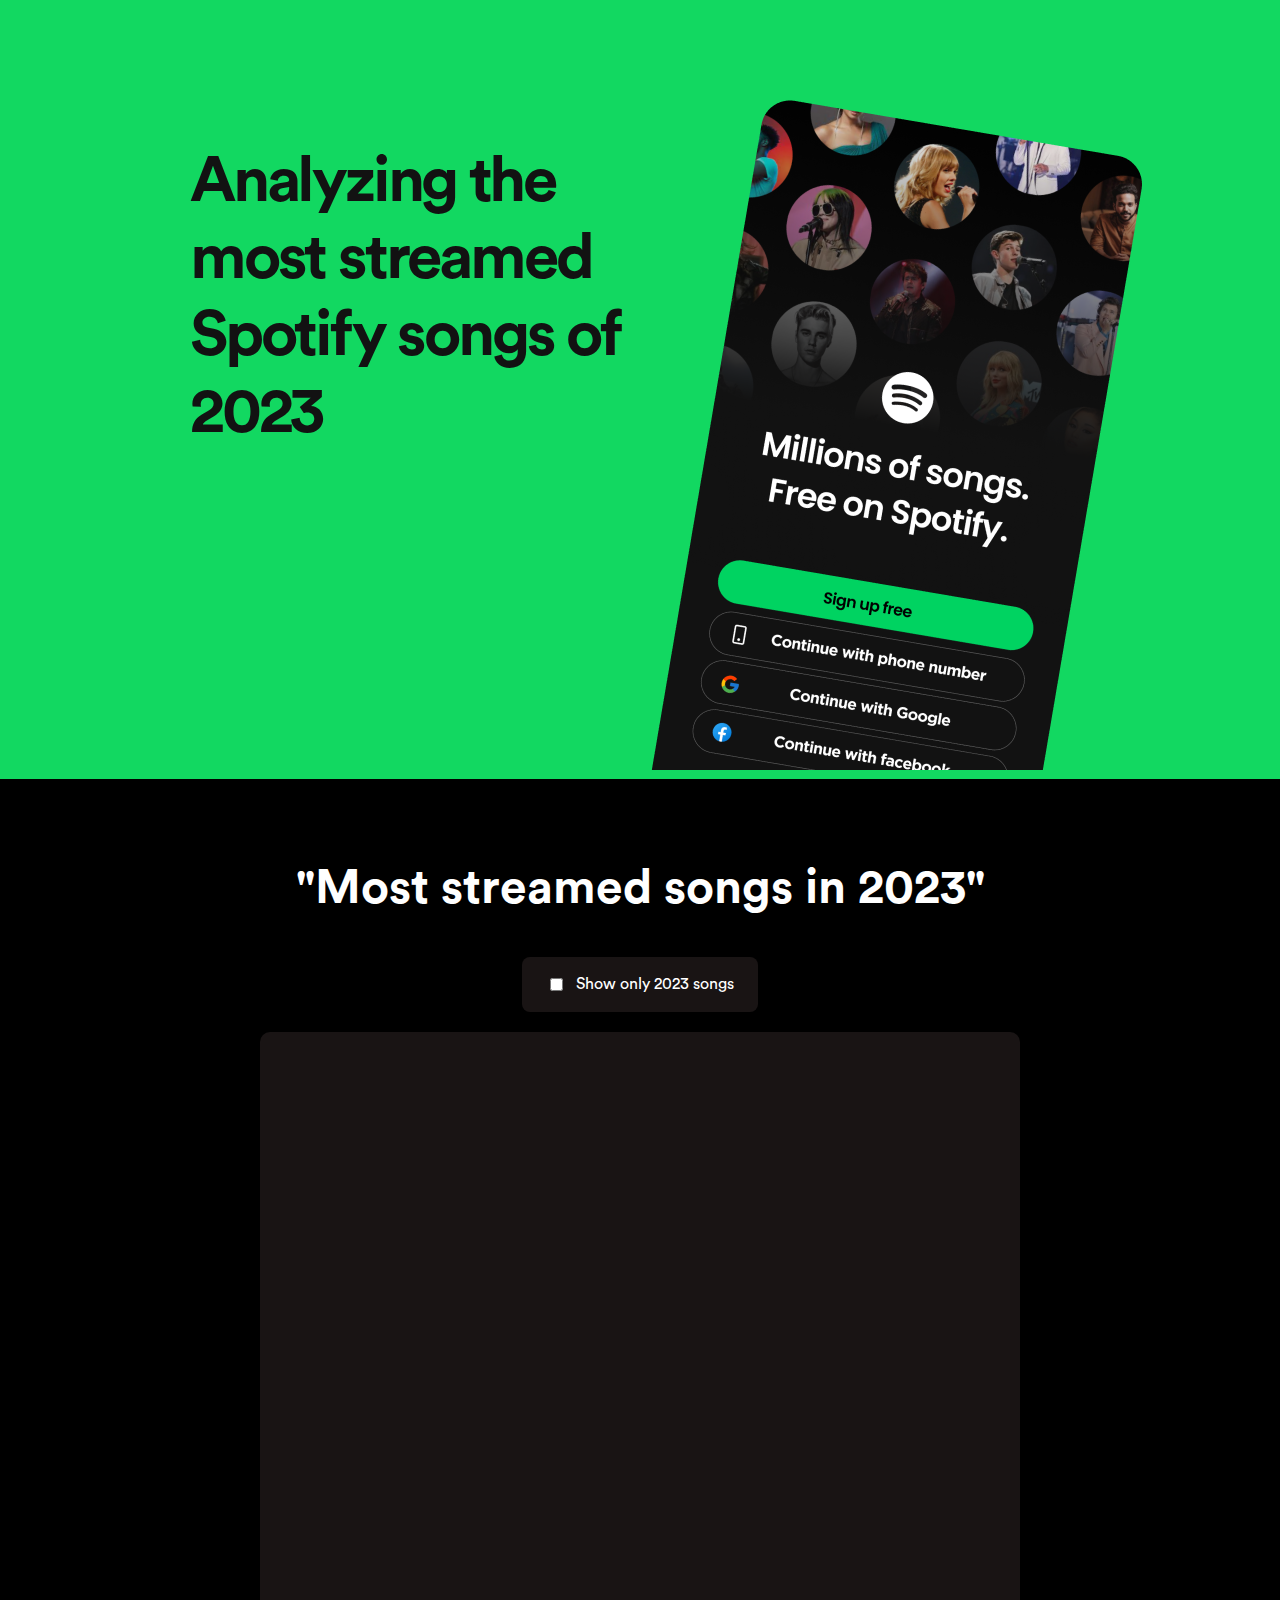
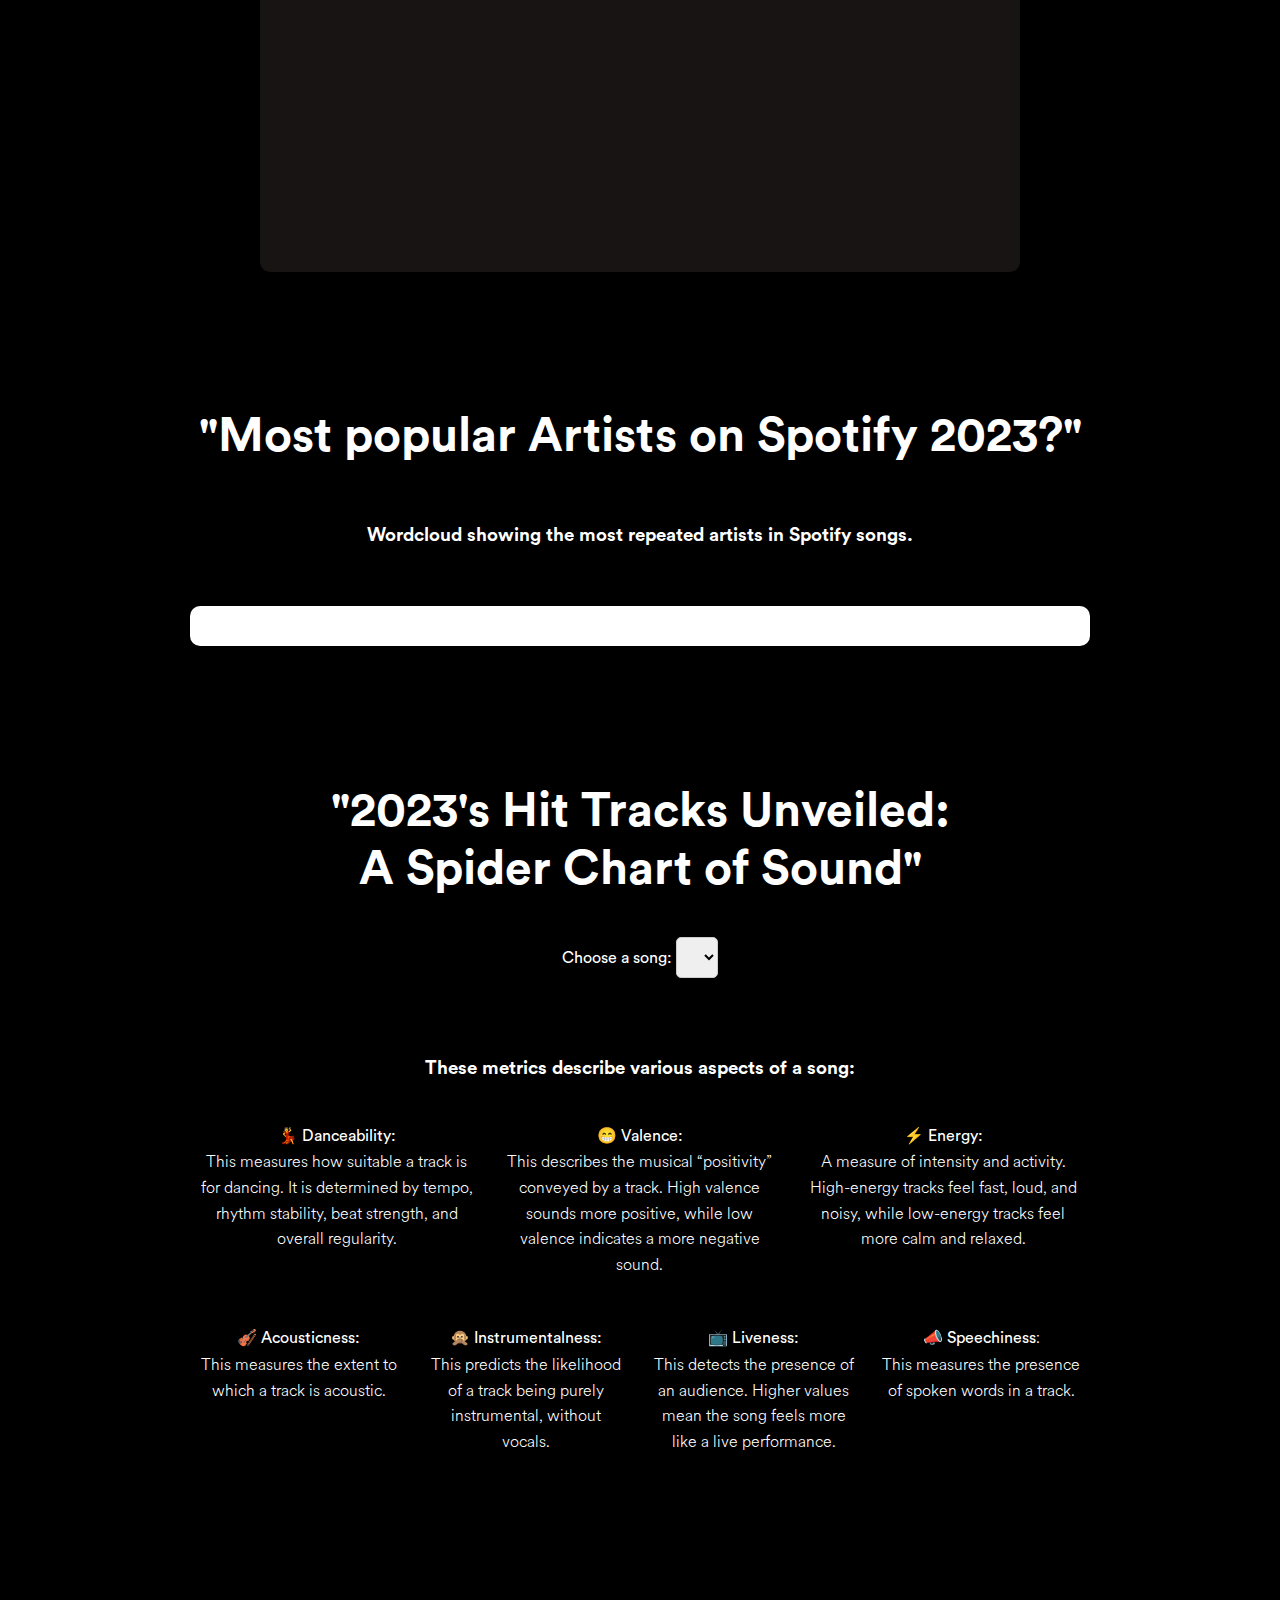
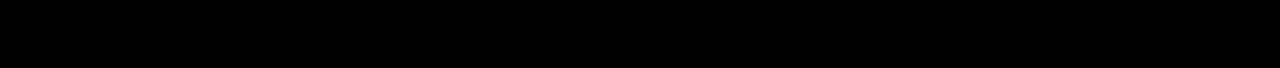
<file: index.html>
<!DOCTYPE html>
<html lang="en">
<head>
    <meta charset="UTF-8">
    <meta name="viewport" content="width=device-width, initial-scale=1.0">
    <title>Spotify Song Analysis</title>
    
    <!-- Stylesheet-->
    <link rel="stylesheet" href="./Main_code/css.css">

    <!-- Highcharts & scrips -->
    <script src="https://code.highcharts.com/highcharts.js"></script>
    <script src="https://code.highcharts.com/modules/wordcloud.js"></script>
    <script src="https://code.highcharts.com/modules/exporting.js"></script>
    <script src="https://code.highcharts.com/modules/export-data.js"></script>
    <script src="https://code.highcharts.com/modules/accessibility.js"></script>
    <script src="https://d3js.org/d3.v7.min.js"></script>
    <script src="https://code.highcharts.com/highcharts-more.js"></script>

    <!-- Importing main js logic file -->
    <script src="./Main_code/js.js" defer></script>
</head>
<body>

    <div class="section" style="background-color: #12D861;">
        <div class="main-container">
        <div class="content_header" >
            <div class="h1_title_wrap">
            <h1 style="max-width: 550px;">Analyzing the most streamed Spotify songs of 2023</h1>
            </div>
            <div style="width: 50%; height: min-content;">
                <img class="spoty-img"  src="./Resources/Log in Page 1.png" alt="Description of image">
            </div>
        </div>
        </div>
    </div>
    <div class="section">
        <div class="main-container">
            <div class="content">
                 <!-- Container for the Bar Chart (Top 20 Songs by Streams) -->
                 <h2>"Most streamed songs in 2023"</h2>
                 <!-- Checkbox for filtering by release year -->
                <label class="label-pop">
                    <input type="checkbox" id="filter2023" /> Show only 2023 songs
                </label>
                <figure class="highcharts-figure">
                    <!-- HTML for filter control -->
                    <div id="container-bar" style="width: 80%; height: 800px; margin: 0 auto;"></div>
                </figure> 
            </div>
        </div>
    </div>
    <div class="section">
        <div class="main-container">
            <div class="content">
                <!-- Container for the Wordcloud chart -->
                <h2>"Most popular Artists on Spotify 2023?"</h2>
                <h3>Wordcloud showing the most repeated artists in Spotify songs.</h3>
                <figure class="highcharts-figure">
                <div id="container-wc"></div>
                </figure>
            </div>
        </div>
    </div>
    <div class="section" style="padding-bottom: 150px;">
        <div class="main-container">
            <div class="content">
                <!-- 1st chart Title (Spyder) -->
                <h2>"2023's Hit Tracks Unveiled:<br> A Spider Chart of Sound"</h2>
                <!-- Dropdown for song selection -->
                <div class="dropdown-container">
                    <label for="selDataset">Choose a song:</label>
                    <select id="selDataset"></select>
                    <!-- Div to display song metadata -->
                 <div id="song-metadata"></div>
                </div>
                <!-- Container for the spiderweb chart -->
                <div id="container" style="padding: 0px"></div>
                <div class="text-body1">
                    <h3>These metrics describe various aspects of a song:</h3>
                    <div class="metrics-rows">
                    <p> 💃 <strong>Danceability:</strong><br>This measures how suitable a track is for dancing. It is determined by tempo, rhythm stability, 
                        beat strength, and overall regularity.
                    </p>
                    <p> 😁 <strong>Valence:</strong><br>This describes the musical “positivity” conveyed by a track. High valence sounds more positive, 
                        while low valence indicates a more negative sound.
                    </p>
                    <p> ⚡ <strong>Energy:</strong><br>A measure of intensity and activity. High-energy tracks feel fast, loud, and noisy, while low-energy tracks feel more calm and relaxed.
                    </p>
                    </div>
                    <div class="metrics-rows">
                    <p> 🎻 <strong>Acousticness:</strong><br>This measures the extent to which a track is acoustic. 
                        
                    </p>
                    <p> 🙊 <strong>Instrumentalness:</strong><br>This predicts the likelihood of a track being purely instrumental, without vocals.
                    </p>
                    <p> 📺 <strong>Liveness:</strong><br>This detects the presence of an audience. Higher values mean the song feels more like a live performance.
                    </p>
                    <p> 📣 <strong>Speechiness</strong>:<br>This measures the presence of spoken words in a track.</p>
                    </div>
                </div>
            </div>
        </div>
    </div>
     
</body>
</html>
</file>
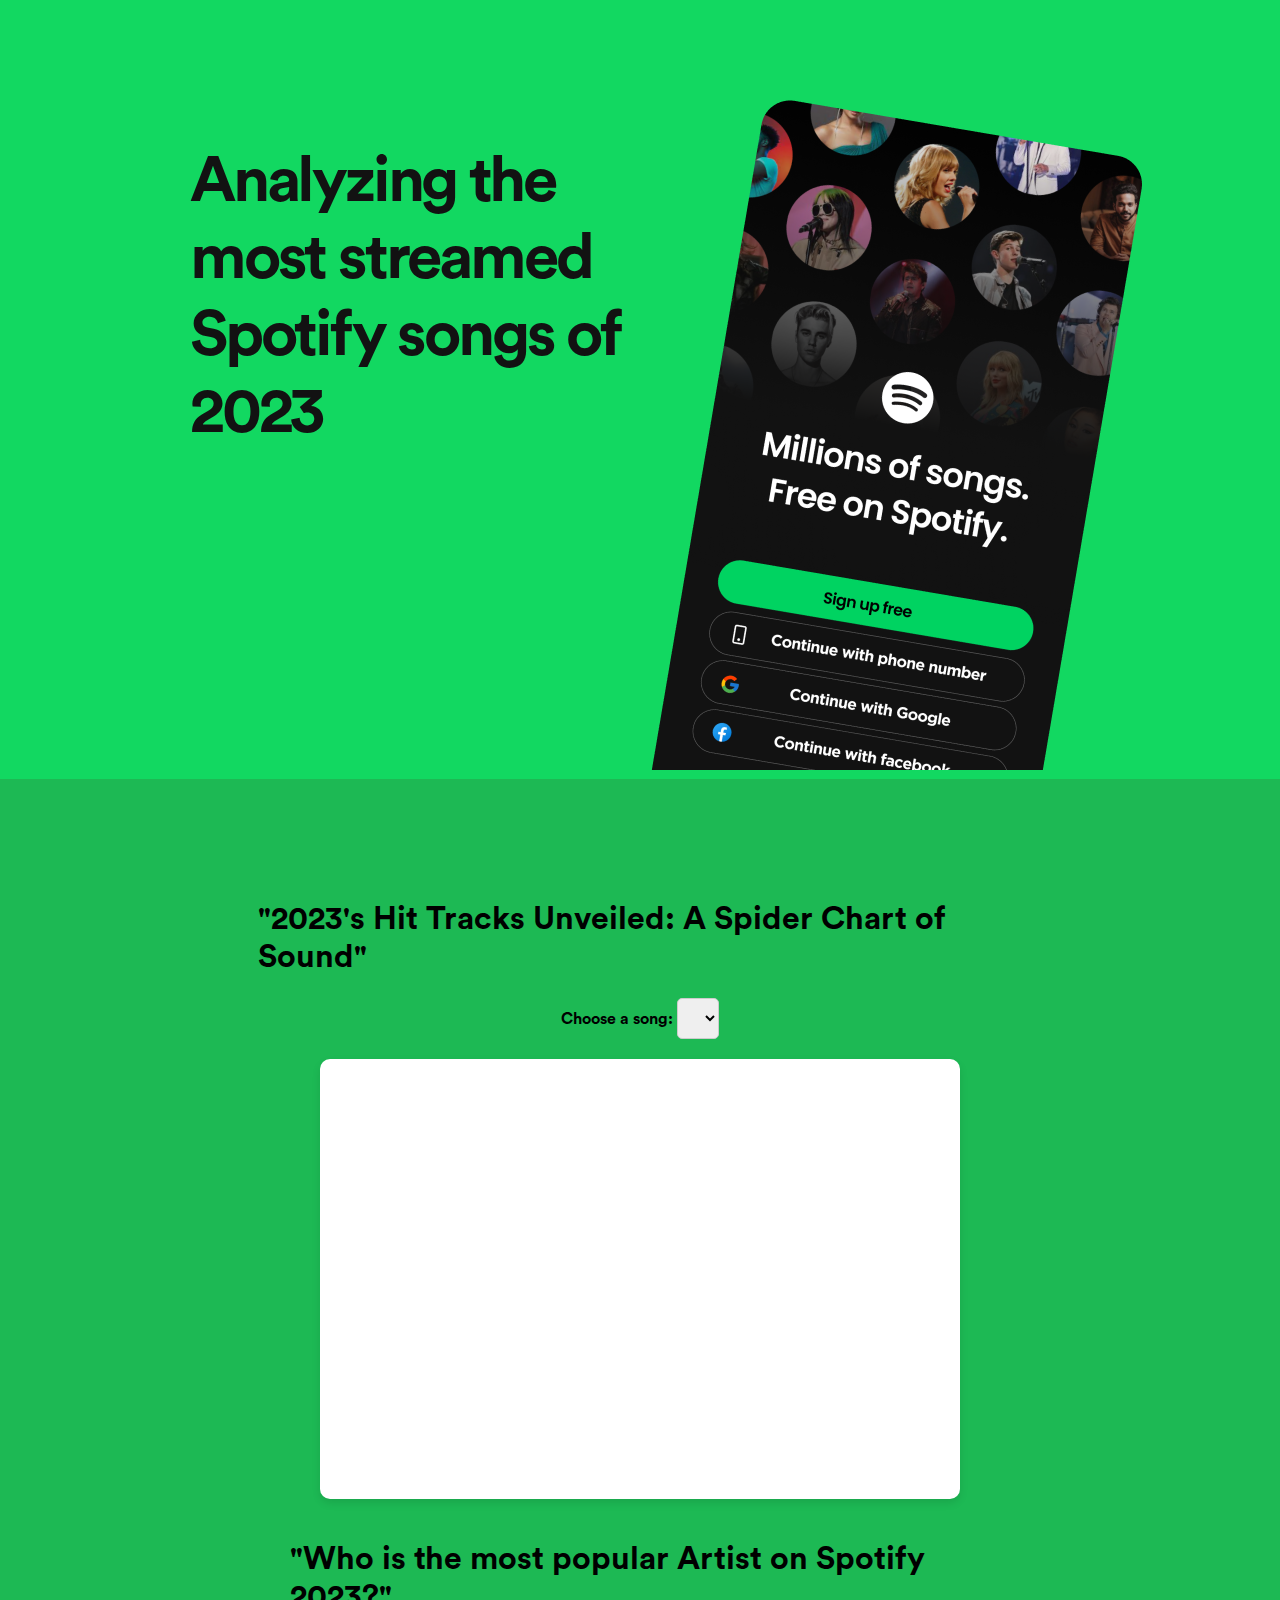
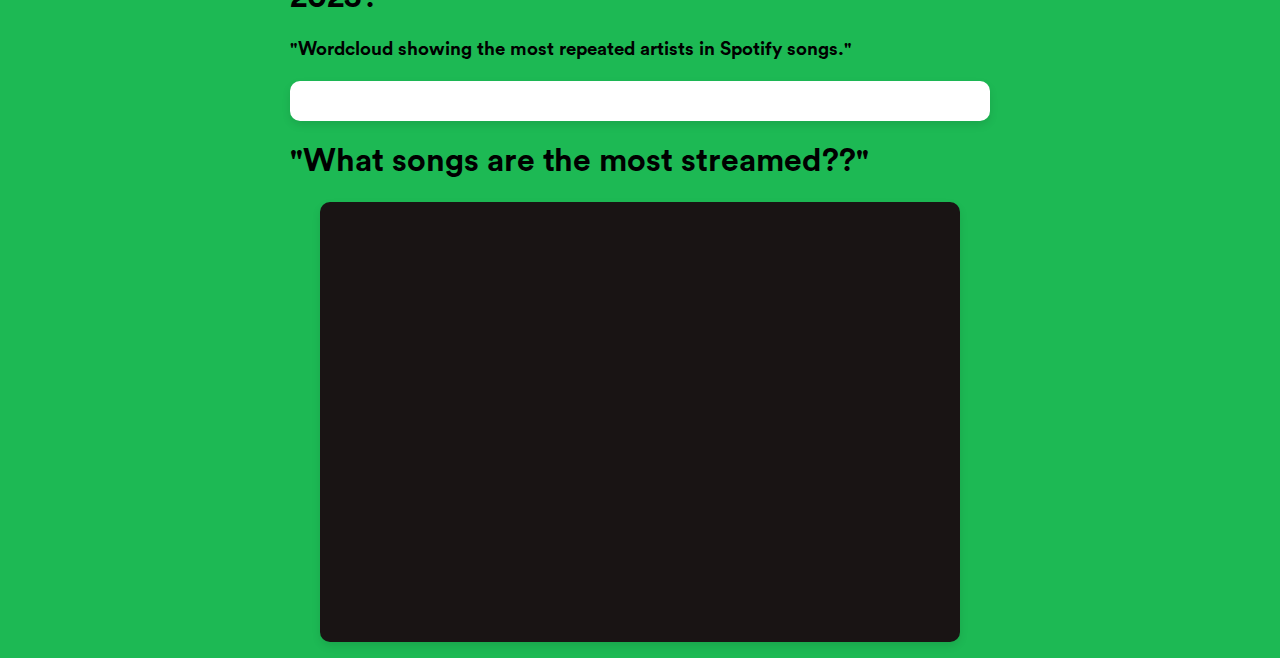
<file: Main code/index.html>
<!DOCTYPE html>
<html lang="en">
<head>
    <meta charset="UTF-8">
    <meta name="viewport" content="width=device-width, initial-scale=1.0">
    <title>Spotify Song Analysis</title>
    
    <!-- Stylesheet-->
    <link rel="stylesheet" href="css.css">

    <!-- Highcharts & scrips -->
    <script src="https://code.highcharts.com/highcharts.js"></script>
    <script src="https://code.highcharts.com/modules/wordcloud.js"></script>
    <script src="https://code.highcharts.com/modules/exporting.js"></script>
    <script src="https://code.highcharts.com/modules/export-data.js"></script>
    <script src="https://code.highcharts.com/modules/accessibility.js"></script>
    <script src="https://d3js.org/d3.v7.min.js"></script>
    <script src="https://code.highcharts.com/highcharts-more.js"></script>

    <!-- Importing main js logic file -->
    <script src="js.js" defer></script>
</head>
<body>

    <div class="section" style="background-color: #12D861">
        <div class="main-container">
        <div class="content_header">
            <div style="width: 50%;"  >
            <h1 style="max-width: 550px;">Analyzing the most streamed Spotify songs of 2023</h1>
            </div>
            <div style="width: 50%; height: min-content;">
                <img style="max-height: 80%;" src="../Resources/Log in Page 1.png" alt="Description of image">
            </div>
        </div>
        </div>
    </div>
    
    
    <div class="section" style="width: 1065px; height: 740px; margin: 0 auto">
        <div class="main-container">
            <div class="content">
                <!-- 1st chart title (Spyder) -->
                <h1>"2023's Hit Tracks Unveiled: A Spider Chart of Sound"</h1>
                <!-- Dropdown for song selection -->
                <div class="dropdown-container">
                    <label for="selDataset">Choose a song:</label>
                    <select id="selDataset"></select>
                </div>
                <!-- Container for the spiderweb chart -->
                <div id="container" style="width: 600px; height: 400px; margin: 0 auto"></div>
            </div>
        </div>
    </div>
    

    <!-- Container for the Wordcloud chart -->
    <figure class="highcharts-figure">
        <h1>"Who is the most popular Artist on Spotify 2023?"</h1>
        <h3>"Wordcloud showing the most repeated artists in Spotify songs."</h3>
        <div id="container-wc"></div>
    </figure>

    <!-- Container for the Bar Chart (Top 20 Songs by Streams) -->
    <figure class="highcharts-figure">
        <h1>"What songs are the most streamed??"</h1>
        <div id="container-bar" style="width: 600px; height: 400px; margin: 0 auto;"></div>
    </figure>
     
</body>
</html>
</file>
<file: Main_code/css.css>
@font-face {
    font-family: 'Circular Std';
    src: url('../Fonts/CircularStd-Bold.otf') format('truetype');
    font-weight: 700; /* Bold */
}

@font-face {
    font-family: 'Circular Std';
    src: url('../Fonts/CircularStd-Light.otf') format('truetype');
    font-weight: 300; /* Light */
}

@font-face {
    font-family: 'Circular Std';
    src: url('../Fonts/CircularStd-Book.otf') format('truetype');
    font-weight: 400; /* Regular or Book */
}

/* General body styling with Spotify green background */
body {
    font-family: 'Circular Std', sans-serif;
    font-style: normal;
    color: #FFFFFF;
    background-color: #000; /* #00B347 Spotify green background */
    margin: 0;
    padding: 0;
}


/* Section layout */
.section {
    display: flex;
    justify-content: center;
    min-height: 100px;
}

.main-container {
    max-width: 1200px;
    width: 100%;
}

.content_header {
    display: flex;
    justify-content: center;
    padding-top: 100px;
    padding-left: 150px;
    padding-right: 150px;
    padding-bottom: 0px;
    color: var(--Black, #121212);
    font-family: 'Circular Std';
    font-size: 2rem;
    font-style: normal;
    font-weight: 700;
    line-height: normal;
    letter-spacing: -0.2rem;
}
.h1_title_wrap{
    width: 50%;
}

.content {
    padding: 40px 150px;
    display: flex;
    flex-direction: column;
    align-items: center;
}

.spoty-img{
    max-height: 100%;
}

h2{
    text-align: center;
    font-size: 3rem;
}

h3{
    text-align: center;
 
}

.metrics-rows{
    display: grid;
  grid-template-columns: repeat(auto-fit, minmax(150px, 1fr)); /* Dynamically fill columns */
  gap: 10px; /* Space between items */
}

.text-body1 p {
    font-weight: 300;
    line-height: 160%;
    flex: 1 1 30%; /* Ensure each item takes up approximately 1/3 of the row */
    text-align: center; 
    padding: 8px;

}

.label-pop {
    display: inline-flex;
    padding: 1.125rem 1.5rem;
    justify-content: center;
    align-items: center;
    gap: 0.625rem;
    border-radius: 0.5rem;
    background: #191414;
}


/* For spider chart  */
.dropdown-container {
    margin-bottom: 20px;
    text-align: center;
}

/* Align the dropdown menu to the left and set a max-width */
#selDataset {
    padding: 10px;
    font-size: 16px;
    border: 1px solid #ccc;
    border-radius: 5px;
    outline: none;
    text-align: left; /* Align text to the left */
    max-width: 300px; /* Adjust this value as needed */
    white-space: nowrap;
    overflow: hidden;
    text-overflow: ellipsis; /* Ensure long text gets cut off with ellipsis */
}

/* Hover effect for the dropdown */
#selDataset:hover {
    border-color: #888;
}

/* Styling the spider chart container */
#container {
    background-color: white;
    box-shadow: 0px 4px 8px rgba(0, 0, 0, 0.1);
    padding: 20px;
    border-radius: 10px;
    margin-bottom: 20px; /* Reduce the space between charts */
}

/* General chart container styling */
#container, #container-bar, #container-wc {
    margin-top: 20px; /* Reducing the space between sections */
    background-color: #ffffff; /* White background for contrast with green */
    padding: 20px;
    border-radius: 10px;
    box-shadow: 0px 4px 8px rgba(0, 0, 0, 0.1);
}

/* Styling for the bar chart container */
#container-bar {
    background-color: #191414; /* Spotify dark background */
    color: #FFFFFF; /* White text */
}

/* Highcharts figure container styling */
.highcharts-figure {
    width: 100%;
    max-width: 900px;
    margin: 1em auto;
    margin-top: 20px; /* Reducing top margin */
}

/* Styling Highcharts data tables */
.highcharts-data-table table {
    font-family: Verdana, sans-serif;
    border-collapse: collapse;
    border: 1px solid #ebebeb;
    margin: 10px auto;
    text-align: center;
    width: 100%;
    max-width: 500px;
}

.highcharts-data-table caption {
    padding: 1em 0;
    font-size: 1.2em;
    color: #555;
}

.highcharts-data-table th {
    font-weight: 600;
    padding: 0.5em;
}

.highcharts-data-table td,
.highcharts-data-table th,
.highcharts-data-table caption {
    padding: 0.5em;
}

.highcharts-data-table thead tr,
.highcharts-data-table tr:nth-child(even) {
    background: #f8f8f8;
}

.highcharts-data-table tr:hover {
    background: #f1f7ff;
}


.highcharts-series-group {
    width: 100%;
}



/* Media query for mobile */
@media (max-width: 480px) {
    .content_header {
        font-size: 1.25rem;
        padding: 10px 20px;
        text-align: center; /* Center the text */
        flex-direction: column;
    }

    .content {
        padding: 10px 20px;
    }

    .h1_title_wrap{
        width: 100%;
    }

    .spoty-img{
        max-height: 400px;
    }

    h2{
        text-align: center;
        font-size: 2rem;
    }
    

    .highcharts-figure {
        width: 100%; /* Make the chart container take full width */
        height: auto;
    }

    #container-bar {
        width: 100%;
        height: 400px; /* Adjust height of chart for mobile */
    }
}
</file>
<file: Main code/css.css>
@font-face {
    font-family: 'Circular Std';
    src: url('../Fonts/CircularStd-Bold.otf') format('truetype'),
         url('../Fonts/CircularStd-Book.otf') format('truetype');
}

/* General body styling with Spotify green background */
body {
    font-family: 'Circular Std', sans-serif;
    background-color: #1DB954; /* Spotify green background */
    margin: 0;
    padding: 0;
}

/* Section layout */
.section {
    display: flex;
    justify-content: center;
    min-height: 100px;
}

.main-container {
    max-width: 1200px;
}

.content_header {
    background-color: #12D861; /* Spotify Green */
    display: flex;
    justify-content: center;
    padding-top: 100px;
    padding-left: 150px;
    padding-right: 150px;
    padding-bottom: 0px;
    color: var(--Black, #121212);
    font-family: 'Circular Std';
    font-size: 2rem;
    font-style: normal;
    font-weight: 700;
    line-height: normal;
    letter-spacing: -0.2rem;
}

.content {
    padding: 100px 150px;
    justify-content: center;
}

/* Remove extra space between spider chart and word chart */
.dropdown-container {
    margin-bottom: 20px;
    text-align: center;
}

/* Align the dropdown menu to the left and set a max-width */
#selDataset {
    padding: 10px;
    font-size: 16px;
    border: 1px solid #ccc;
    border-radius: 5px;
    outline: none;
    text-align: left; /* Align text to the left */
    max-width: 300px; /* Adjust this value as needed */
    white-space: nowrap;
    overflow: hidden;
    text-overflow: ellipsis; /* Ensure long text gets cut off with ellipsis */
}

/* Hover effect for the dropdown */
#selDataset:hover {
    border-color: #888;
}

/* Styling the spider chart container */
#container {
    background-color: white;
    box-shadow: 0px 4px 8px rgba(0, 0, 0, 0.1);
    padding: 20px;
    border-radius: 10px;
    margin-bottom: 20px; /* Reduce the space between charts */
}

/* General chart container styling */
#container, #container-bar, #container-wc {
    margin-top: 20px; /* Reducing the space between sections */
    background-color: #ffffff; /* White background for contrast with green */
    padding: 20px;
    border-radius: 10px;
    box-shadow: 0px 4px 8px rgba(0, 0, 0, 0.1);
}

/* Styling for the bar chart container */
#container-bar {
    background-color: #191414; /* Spotify dark background */
    color: #FFFFFF; /* White text */
}

/* Highcharts figure container styling */
.highcharts-figure {
    min-width: 320px;
    max-width: 700px;
    margin: 1em auto;
    margin-top: 20px; /* Reducing top margin */
}

/* Styling Highcharts data tables */
.highcharts-data-table table {
    font-family: Verdana, sans-serif;
    border-collapse: collapse;
    border: 1px solid #ebebeb;
    margin: 10px auto;
    text-align: center;
    width: 100%;
    max-width: 500px;
}

.highcharts-data-table caption {
    padding: 1em 0;
    font-size: 1.2em;
    color: #555;
}

.highcharts-data-table th {
    font-weight: 600;
    padding: 0.5em;
}

.highcharts-data-table td,
.highcharts-data-table th,
.highcharts-data-table caption {
    padding: 0.5em;
}

.highcharts-data-table thead tr,
.highcharts-data-table tr:nth-child(even) {
    background: #f8f8f8;
}

.highcharts-data-table tr:hover {
    background: #f1f7ff;
}
</file>
